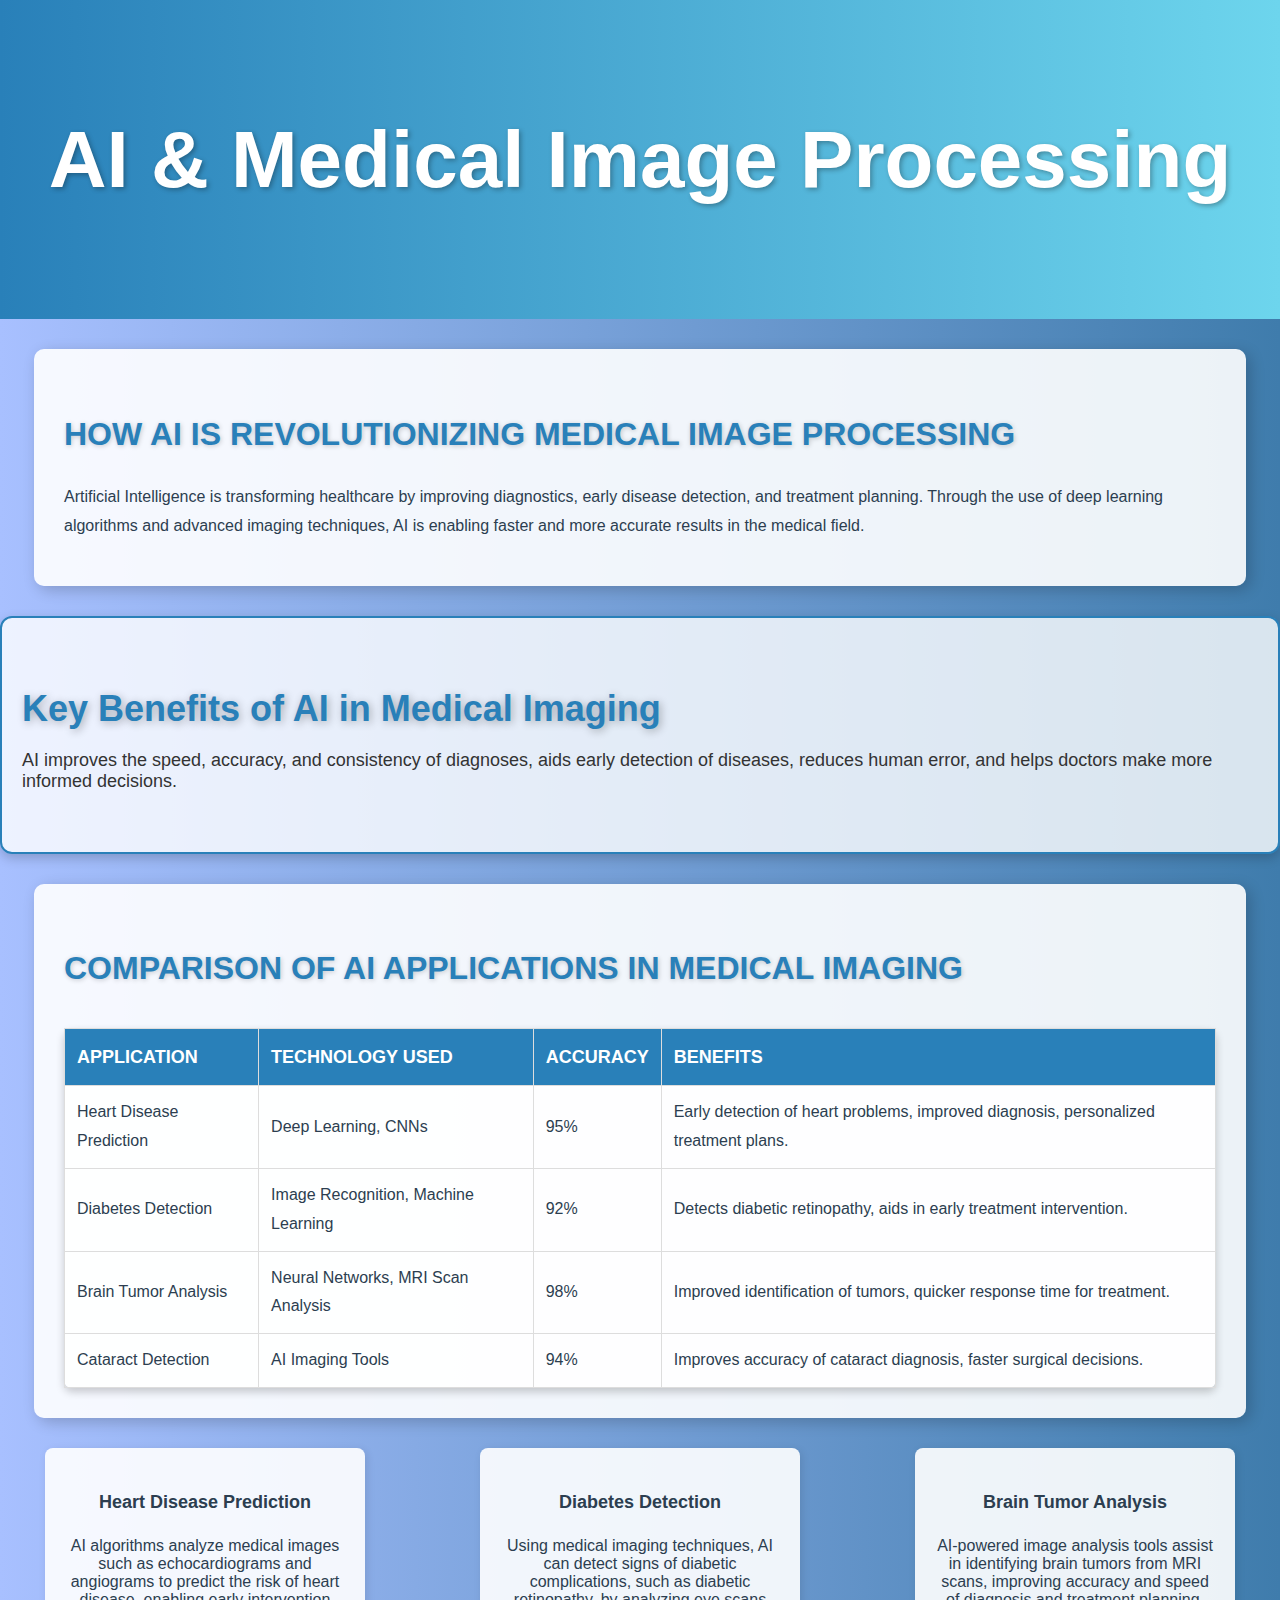
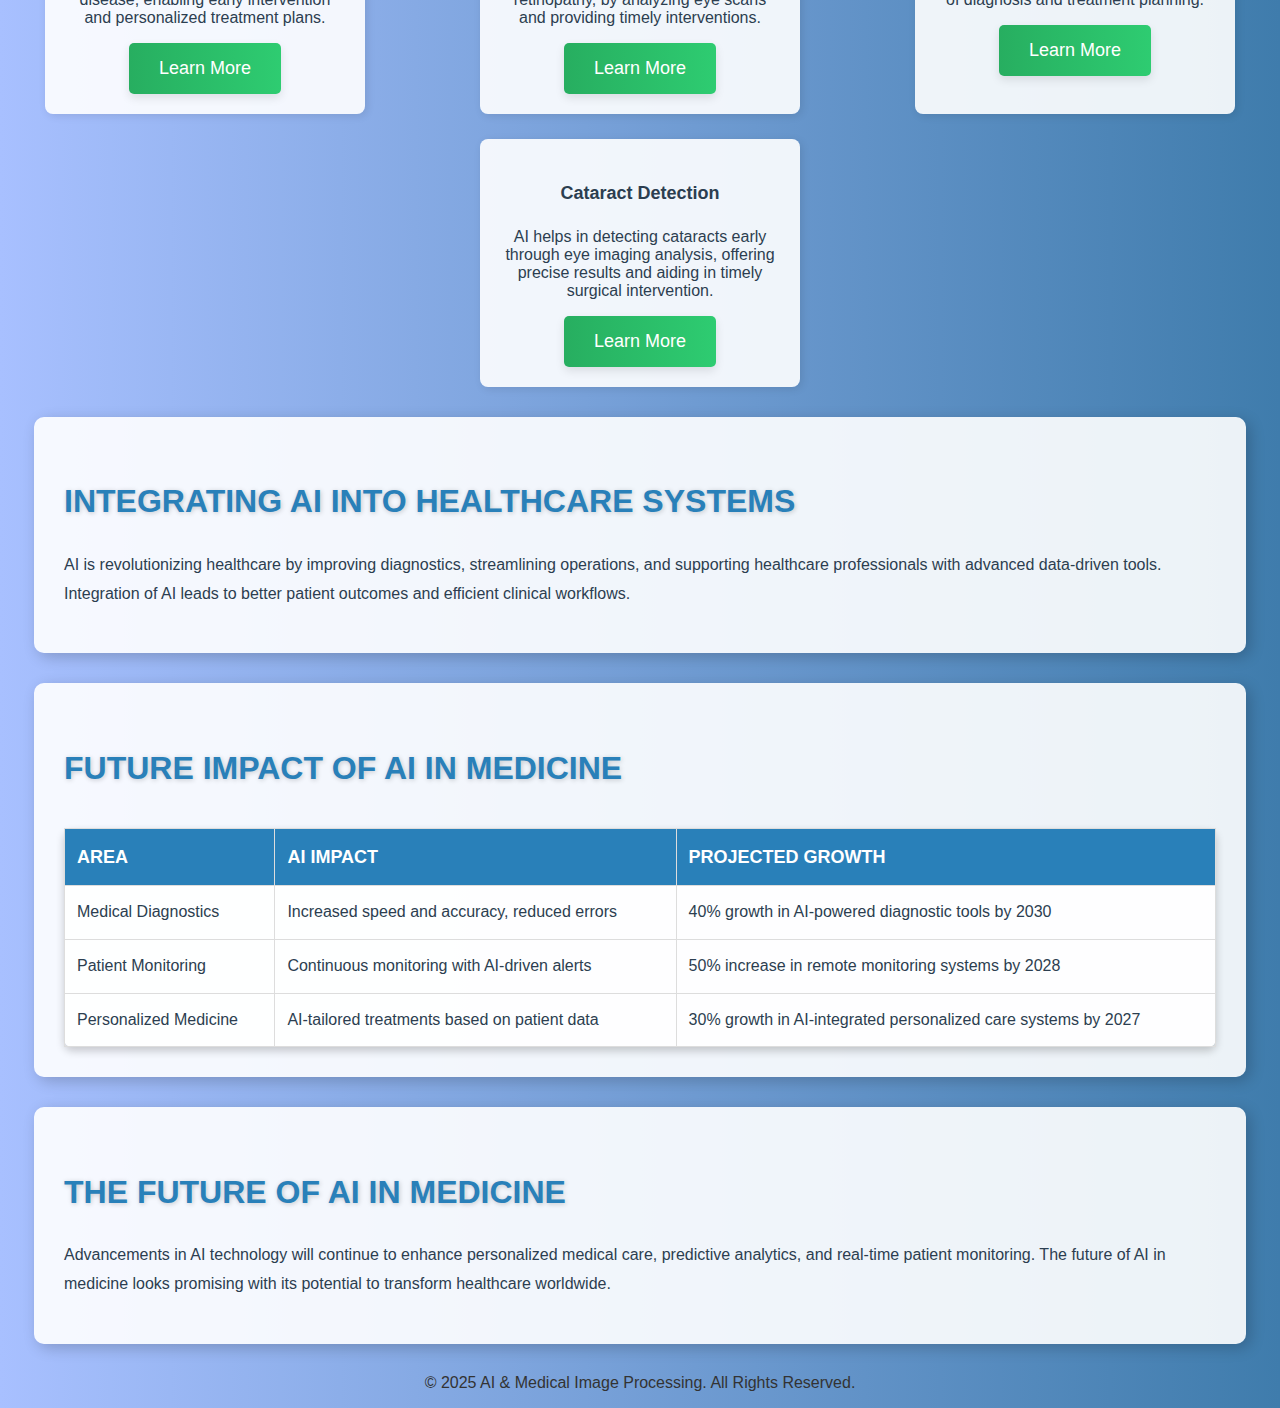
<file: index.html>
<!DOCTYPE html>
<html lang="en">
<head>
    <meta charset="UTF-8">
    <meta name="viewport" content="width=device-width, initial-scale=1.0">
    <title>AI & Medical Image Processing</title>
    <link rel="stylesheet" href="styles.css">
    <style>
        /* Include the CSS you provided */
        /* Added extra style for image centering */
        .image-container {
            width: 100%;
            display: flex;
            justify-content: center;
            align-items: center;
            margin-top: 30px;
        }

        .image-container img {
            max-width: 100%;
            height: auto;
            border-radius: 10px;
            box-shadow: 2px 2px 10px rgba(0, 0, 0, 0.2);
            margin: 10px;
        }

        .content-box, .highlight {
            text-align: left;
        }

        table {
            width: 100%;
            border-collapse: collapse;
            margin-top: 30px;
            background: rgba(255, 255, 255, 0.9);
            border-radius: 8px;
            box-shadow: 0px 4px 8px rgba(0, 0, 0, 0.2);
        }

        th, td {
            border: 1px solid #ddd;
            padding: 12px;
            text-align: left;
            font-size: 16px;
        }

        th {
            background-color: #2980b9;
            color: white;
            font-size: 18px;
            text-transform: uppercase;
        }

        td {
            font-size: 16px;
            color: #2c3e50;
        }
    </style>
</head>
<body>

    <header>
        <h1>AI & Medical Image Processing</h1>
    </header>

    <main>
        <!-- Introduction Section -->
        <section class="content-box">
            <h2>How AI is Revolutionizing Medical Image Processing</h2>
            <p>Artificial Intelligence is transforming healthcare by improving diagnostics, early disease detection, and treatment planning. Through the use of deep learning algorithms and advanced imaging techniques, AI is enabling faster and more accurate results in the medical field.</p>
        </section>

        <!-- Benefits of AI in Medical Image Processing -->
        <section class="highlight">
            <h2>Key Benefits of AI in Medical Imaging</h2>
            <p>AI improves the speed, accuracy, and consistency of diagnoses, aids early detection of diseases, reduces human error, and helps doctors make more informed decisions.</p>
        </section>

        <!-- Data Table Section: Comparing AI Applications in Medical Imaging -->
        <section class="content-box">
            <h2>Comparison of AI Applications in Medical Imaging</h2>
            <table>
                <thead>
                    <tr>
                        <th>Application</th>
                        <th>Technology Used</th>
                        <th>Accuracy</th>
                        <th>Benefits</th>
                    </tr>
                </thead>
                <tbody>
                    <tr>
                        <td>Heart Disease Prediction</td>
                        <td>Deep Learning, CNNs</td>
                        <td>95%</td>
                        <td>Early detection of heart problems, improved diagnosis, personalized treatment plans.</td>
                    </tr>
                    <tr>
                        <td>Diabetes Detection</td>
                        <td>Image Recognition, Machine Learning</td>
                        <td>92%</td>
                        <td>Detects diabetic retinopathy, aids in early treatment intervention.</td>
                    </tr>
                    <tr>
                        <td>Brain Tumor Analysis</td>
                        <td>Neural Networks, MRI Scan Analysis</td>
                        <td>98%</td>
                        <td>Improved identification of tumors, quicker response time for treatment.</td>
                    </tr>
                    <tr>
                        <td>Cataract Detection</td>
                        <td>AI Imaging Tools</td>
                        <td>94%</td>
                        <td>Improves accuracy of cataract diagnosis, faster surgical decisions.</td>
                    </tr>
                </tbody>
            </table>
        </section>

        <!-- Image Section -->

        <!-- Explore Topics Section with Cards -->
        <section class="card-container">
            <!-- Card 1: Heart Disease Prediction -->
            <div class="card">
                <h4>Heart Disease Prediction</h4>
                <p>AI algorithms analyze medical images such as echocardiograms and angiograms to predict the risk of heart disease, enabling early intervention and personalized treatment plans.</p>
                <a href="heart-disease.html" class="btn">Learn More</a>
            </div>

            <!-- Card 2: Diabetes Detection -->
            <div class="card">
                <h4>Diabetes Detection</h4>
                <p>Using medical imaging techniques, AI can detect signs of diabetic complications, such as diabetic retinopathy, by analyzing eye scans and providing timely interventions.</p>
                <a href="diabetes.html" class="btn">Learn More</a>
            </div>

            <!-- Card 3: Brain Tumor Analysis -->
            <div class="card">
                <h4>Brain Tumor Analysis</h4>
                <p>AI-powered image analysis tools assist in identifying brain tumors from MRI scans, improving accuracy and speed of diagnosis and treatment planning.</p>
                <a href="brain-tumor.html" class="btn">Learn More</a>
            </div>

            <!-- Card 4: Cataract Detection -->
            <div class="card">
                <h4>Cataract Detection</h4>
                <p>AI helps in detecting cataracts early through eye imaging analysis, offering precise results and aiding in timely surgical intervention.</p>
                <a href="cataract.html" class="btn">Learn More</a>
            </div>
        </section>

        <!-- AI Integration in Healthcare -->
        <section class="content-box">
            <h2>Integrating AI into Healthcare Systems</h2>
            <p>AI is revolutionizing healthcare by improving diagnostics, streamlining operations, and supporting healthcare professionals with advanced data-driven tools. Integration of AI leads to better patient outcomes and efficient clinical workflows.</p>
        </section>

        <!-- Data Table Section: Future Impact of AI in Medicine -->
        <section class="content-box">
            <h2>Future Impact of AI in Medicine</h2>
            <table>
                <thead>
                    <tr>
                        <th>Area</th>
                        <th>AI Impact</th>
                        <th>Projected Growth</th>
                    </tr>
                </thead>
                <tbody>
                    <tr>
                        <td>Medical Diagnostics</td>
                        <td>Increased speed and accuracy, reduced errors</td>
                        <td>40% growth in AI-powered diagnostic tools by 2030</td>
                    </tr>
                    <tr>
                        <td>Patient Monitoring</td>
                        <td>Continuous monitoring with AI-driven alerts</td>
                        <td>50% increase in remote monitoring systems by 2028</td>
                    </tr>
                    <tr>
                        <td>Personalized Medicine</td>
                        <td>AI-tailored treatments based on patient data</td>
                        <td>30% growth in AI-integrated personalized care systems by 2027</td>
                    </tr>
                </tbody>
            </table>
        </section>

        <!-- Future of AI in Medicine -->
        <section class="content-box">
            <h2>The Future of AI in Medicine</h2>
            <p>Advancements in AI technology will continue to enhance personalized medical care, predictive analytics, and real-time patient monitoring. The future of AI in medicine looks promising with its potential to transform healthcare worldwide.</p>
        </section>

    </main>

    <footer>
        <p>© 2025 AI & Medical Image Processing. All Rights Reserved.</p>
    </footer>

</body>
</html>
</file>
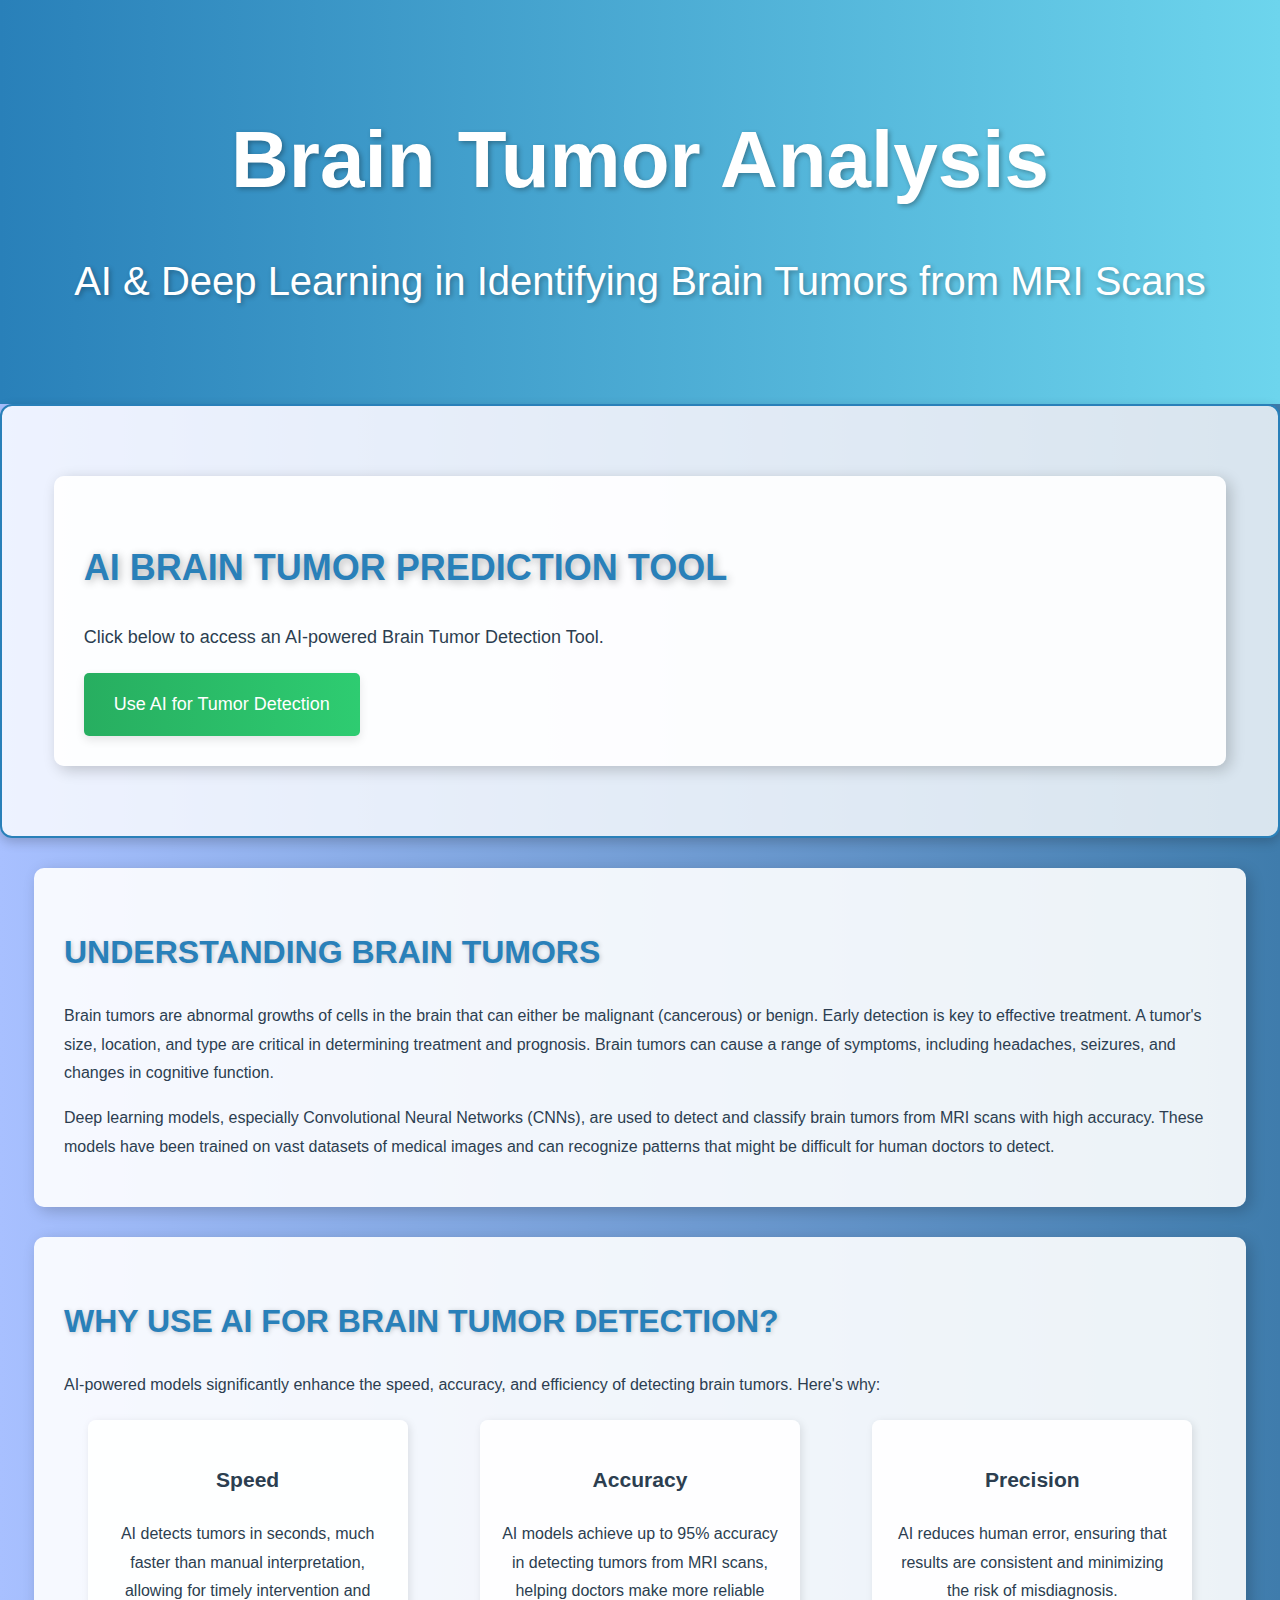
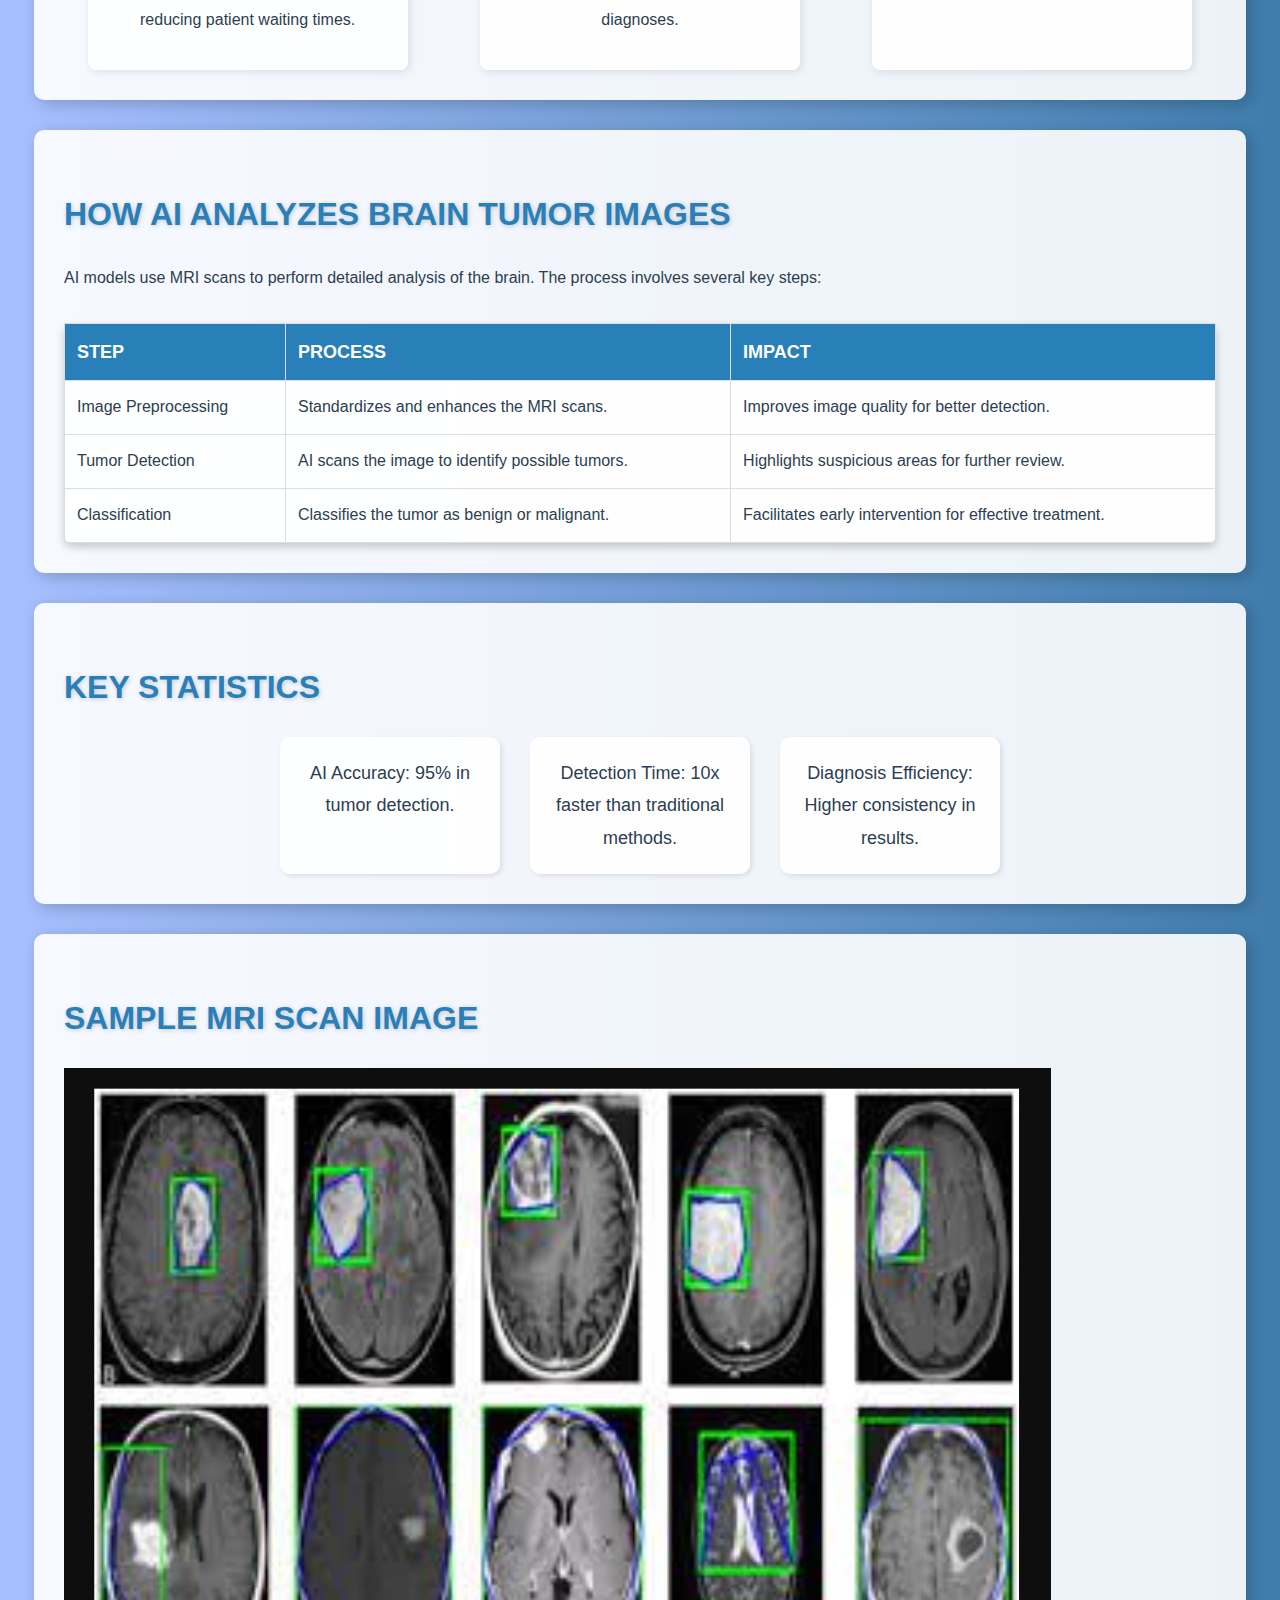
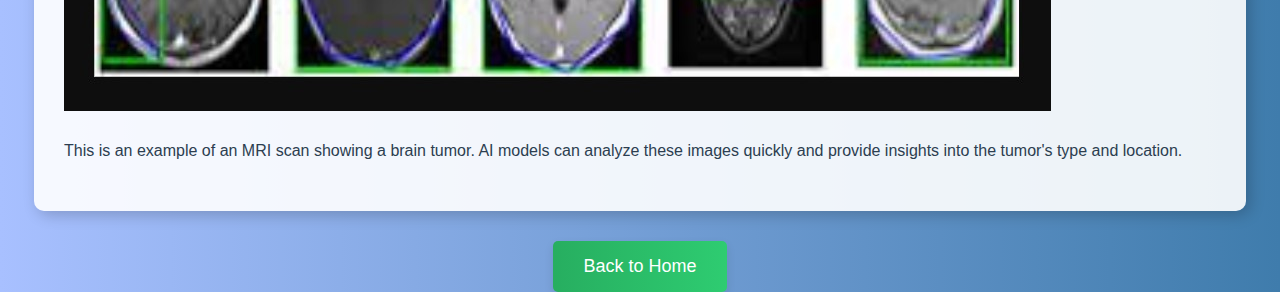
<file: brain-tumor.html>
<!DOCTYPE html>
<html lang="en">
<head>
    <meta charset="UTF-8">
    <meta name="viewport" content="width=device-width, initial-scale=1.0">
    <title>Brain Tumor Analysis</title>
    <link rel="stylesheet" href="styles.css">
</head>
<body>
    <!-- Header Section -->
    <header>
        <h1>Brain Tumor Analysis</h1>
        <p>AI & Deep Learning in Identifying Brain Tumors from MRI Scans</p>
    </header>

    <main>

        <!-- AI Prediction Tool -->
        <section class="prediction-tool highlight">
            <div class="content-box">
                <h2>AI Brain Tumor Prediction Tool</h2>
                <p>Click below to access an AI-powered Brain Tumor Detection Tool.</p>
                <a href="https://multsakdnasdk-dzzugapbo2qgmu6eba6kkr.streamlit.app/" target="_blank" class="btn">Use AI for Tumor Detection</a>
            </div>
        </section>

        <!-- Introduction Section -->
        <section class="intro">
            <div class="content-box">
                <h2>Understanding Brain Tumors</h2>
                <p>Brain tumors are abnormal growths of cells in the brain that can either be malignant (cancerous) or benign. Early detection is key to effective treatment. A tumor's size, location, and type are critical in determining treatment and prognosis. Brain tumors can cause a range of symptoms, including headaches, seizures, and changes in cognitive function.</p>
                <p>Deep learning models, especially Convolutional Neural Networks (CNNs), are used to detect and classify brain tumors from MRI scans with high accuracy. These models have been trained on vast datasets of medical images and can recognize patterns that might be difficult for human doctors to detect.</p>
            </div>
        </section>

        <!-- AI Explanation Section -->
        <section class="why-ai">
            <div class="content-box">
                <h2>Why Use AI for Brain Tumor Detection?</h2>
                <p>AI-powered models significantly enhance the speed, accuracy, and efficiency of detecting brain tumors. Here's why:</p>
                <div class="card-container">
                    <div class="card">
                        <h3>Speed</h3>
                        <p>AI detects tumors in seconds, much faster than manual interpretation, allowing for timely intervention and reducing patient waiting times.</p>
                    </div>
                    <div class="card">
                        <h3>Accuracy</h3>
                        <p>AI models achieve up to 95% accuracy in detecting tumors from MRI scans, helping doctors make more reliable diagnoses.</p>
                    </div>
                    <div class="card">
                        <h3>Precision</h3>
                        <p>AI reduces human error, ensuring that results are consistent and minimizing the risk of misdiagnosis.</p>
                    </div>
                </div>
            </div>
        </section>

        <!-- How AI Works Section -->
        <section class="how-ai-works">
            <div class="content-box">
                <h2>How AI Analyzes Brain Tumor Images</h2>
                <p>AI models use MRI scans to perform detailed analysis of the brain. The process involves several key steps:</p>
                <table>
                    <tr>
                        <th>Step</th>
                        <th>Process</th>
                        <th>Impact</th>
                    </tr>
                    <tr>
                        <td>Image Preprocessing</td>
                        <td>Standardizes and enhances the MRI scans.</td>
                        <td>Improves image quality for better detection.</td>
                    </tr>
                    <tr>
                        <td>Tumor Detection</td>
                        <td>AI scans the image to identify possible tumors.</td>
                        <td>Highlights suspicious areas for further review.</td>
                    </tr>
                    <tr>
                        <td>Classification</td>
                        <td>Classifies the tumor as benign or malignant.</td>
                        <td>Facilitates early intervention for effective treatment.</td>
                    </tr>
                </table>
            </div>
        </section>

        <!-- Key Statistics -->
        <section class="stats">
            <div class="content-box">
                <h2>Key Statistics</h2>
                <div class="stat-grid">
                    <div class="stat-card">AI Accuracy: 95% in tumor detection.</div>
                    <div class="stat-card">Detection Time: 10x faster than traditional methods.</div>
                    <div class="stat-card">Diagnosis Efficiency: Higher consistency in results.</div>
                </div>
            </div>
        </section>

        <!-- Image Section (Added space for an image) -->
        <section class="image-section">
            <div class="content-box">
                <h2>Sample MRI Scan Image</h2>
                <img src="brain.jpg" alt="MRI Scan" class="centered-image">
                <p>This is an example of an MRI scan showing a brain tumor. AI models can analyze these images quickly and provide insights into the tumor's type and location.</p>
            </div>
        </section>

        <!-- Back to Home -->
        <a href="index.html" class="btn">Back to Home</a>

    </main>

</body>
</html>
</file>
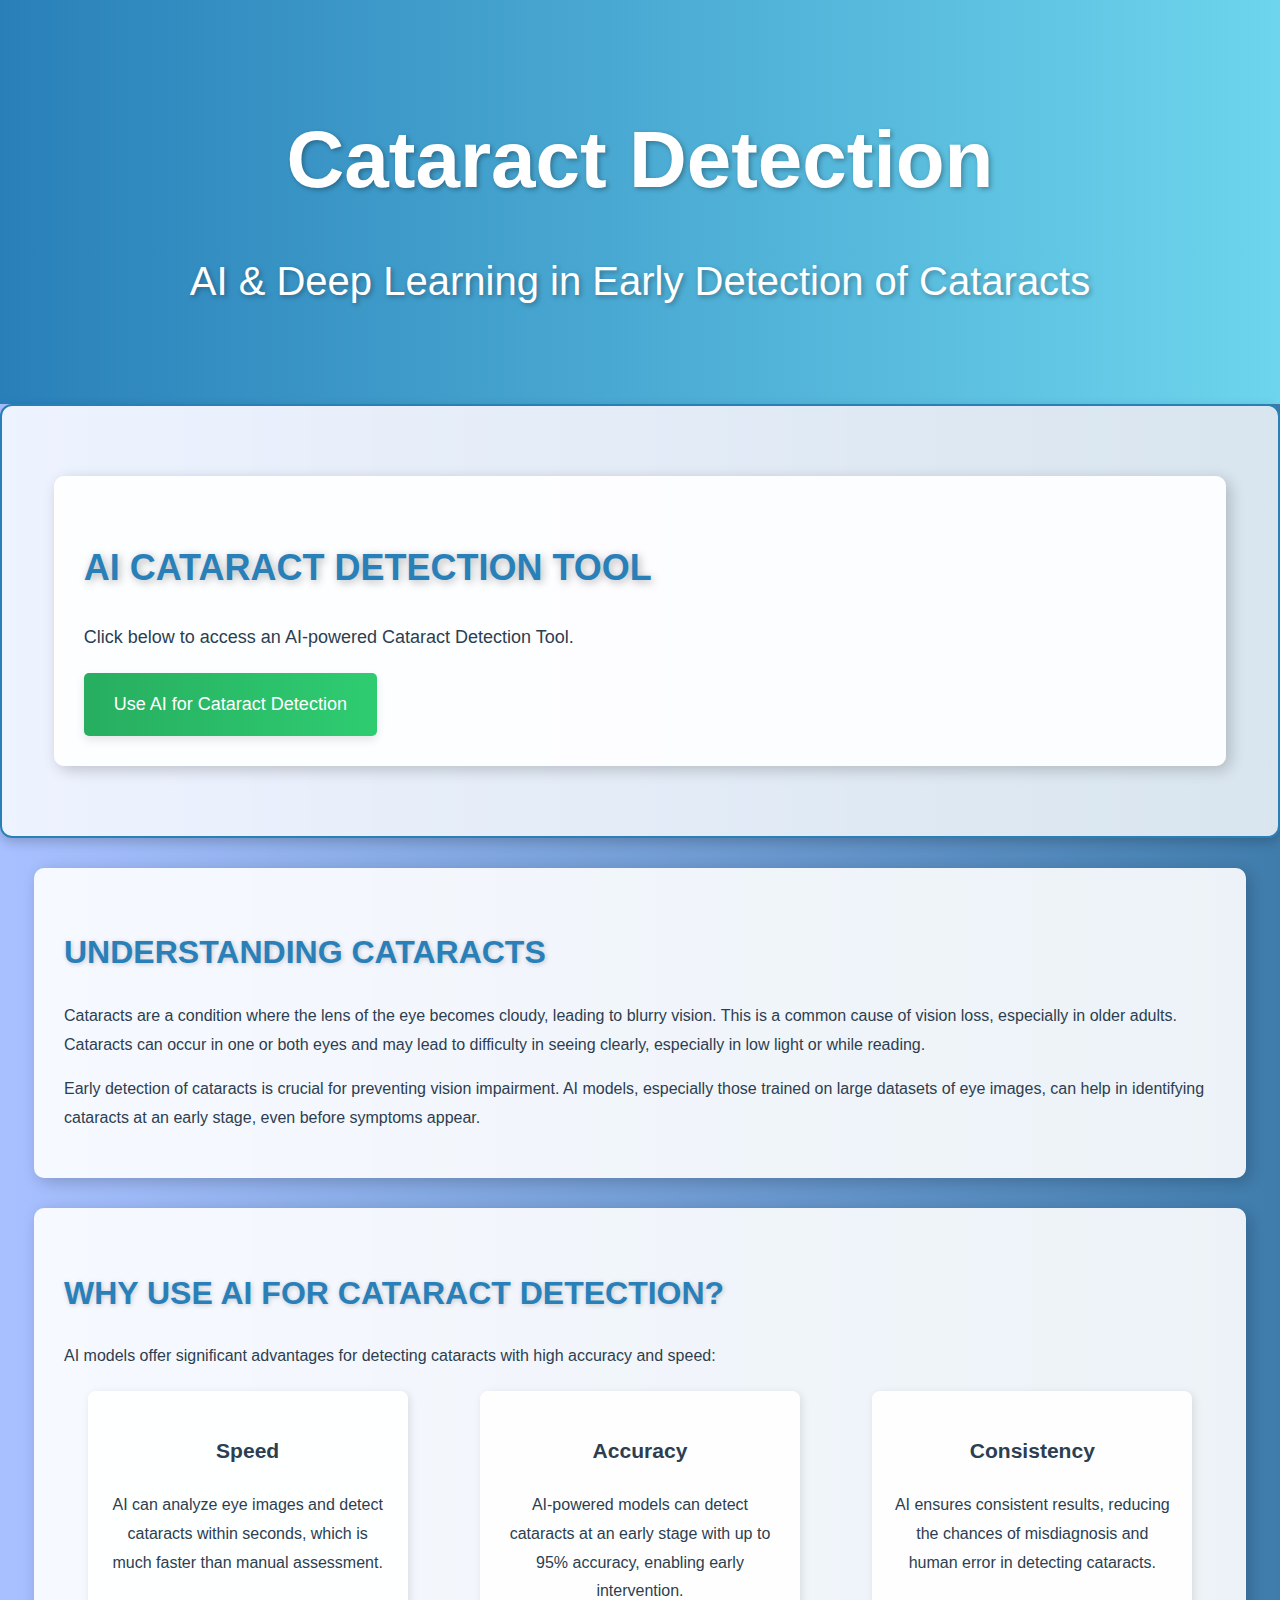
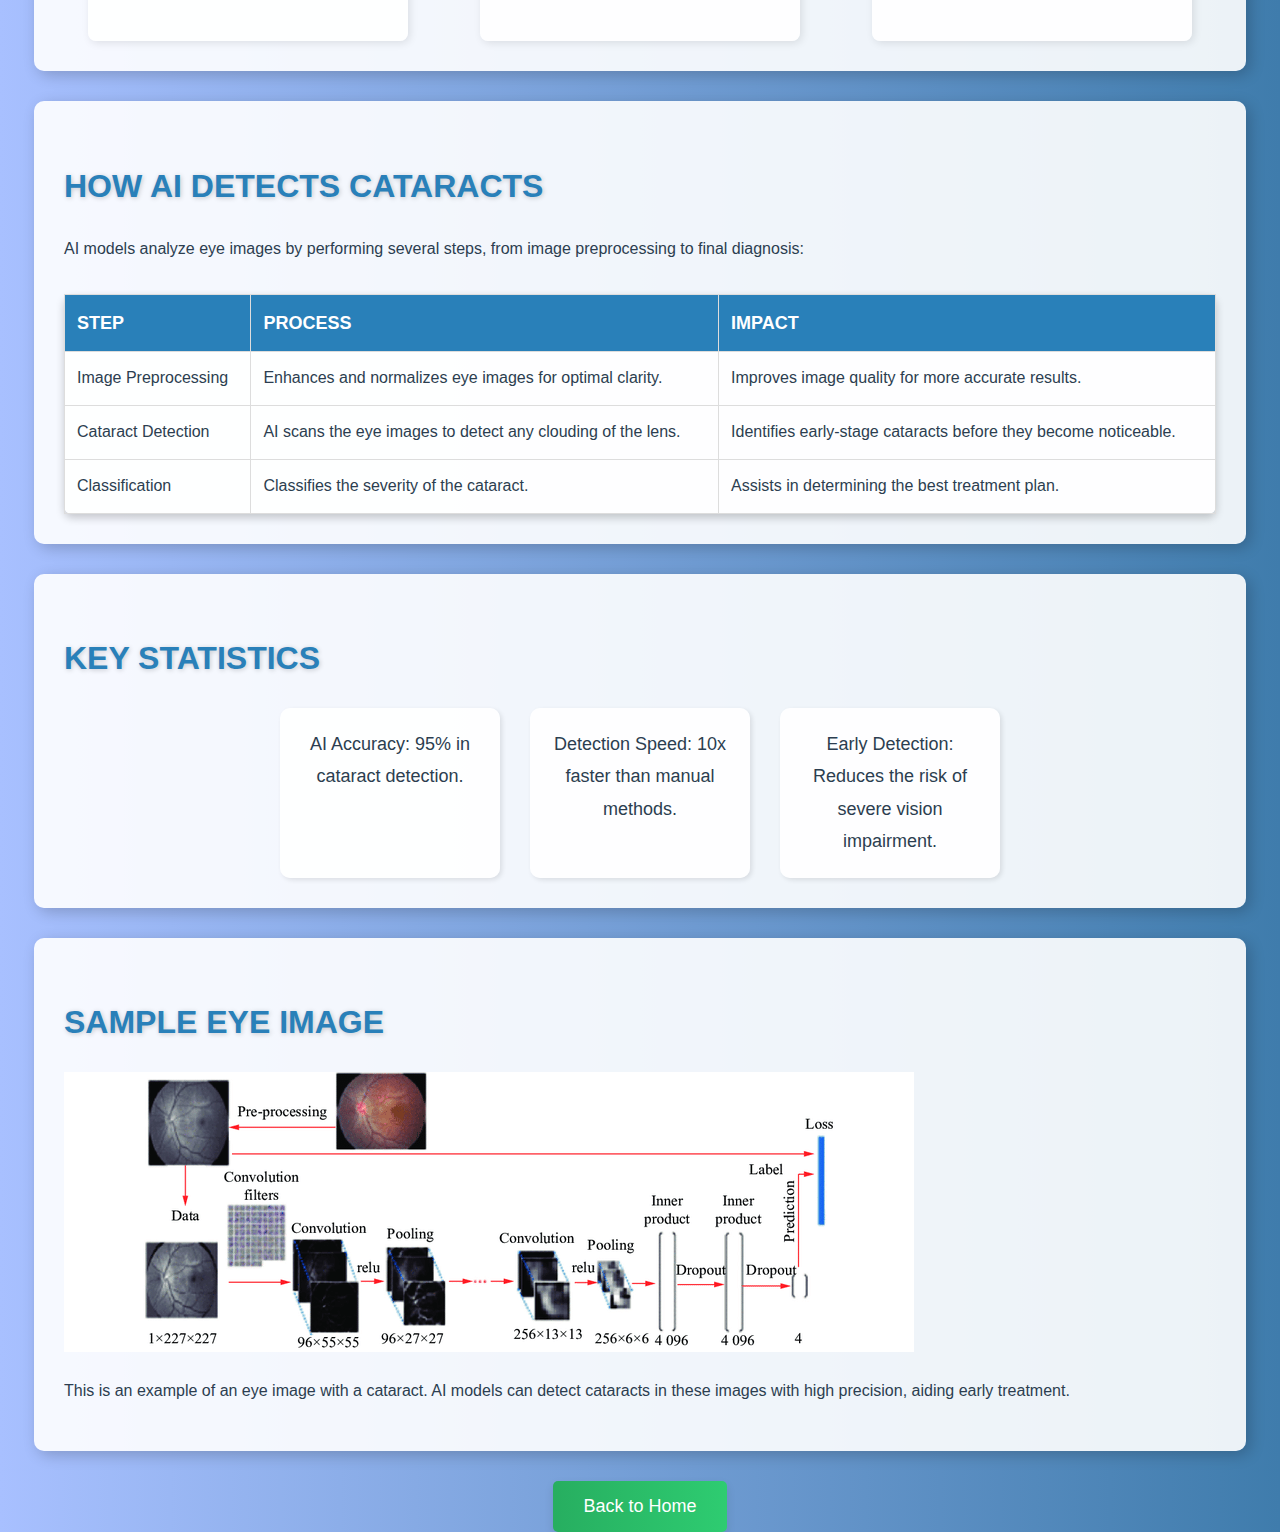
<file: cataract.html>
<!DOCTYPE html>
<html lang="en">
<head>
    <meta charset="UTF-8">
    <meta name="viewport" content="width=device-width, initial-scale=1.0">
    <title>Cataract Detection</title>
    <link rel="stylesheet" href="styles.css">
</head>
<body>
    <!-- Header Section -->
    <header>
        <h1>Cataract Detection</h1>
        <p>AI & Deep Learning in Early Detection of Cataracts</p>
    </header>

    <main>

        <!-- AI Prediction Tool -->
        <section class="prediction-tool highlight">
            <div class="content-box">
                <h2>AI Cataract Detection Tool</h2>
                <p>Click below to access an AI-powered Cataract Detection Tool.</p>
                <a href="https://multsakdnasdk-dzzugapbo2qgmu6eba6kkr.streamlit.app/" target="_blank" class="btn">Use AI for Cataract Detection</a>
            </div>
        </section>

        <!-- Introduction Section -->
        <section class="intro">
            <div class="content-box">
                <h2>Understanding Cataracts</h2>
                <p>Cataracts are a condition where the lens of the eye becomes cloudy, leading to blurry vision. This is a common cause of vision loss, especially in older adults. Cataracts can occur in one or both eyes and may lead to difficulty in seeing clearly, especially in low light or while reading.</p>
                <p>Early detection of cataracts is crucial for preventing vision impairment. AI models, especially those trained on large datasets of eye images, can help in identifying cataracts at an early stage, even before symptoms appear.</p>
            </div>
        </section>

        <!-- Why AI Section -->
        <section class="why-ai">
            <div class="content-box">
                <h2>Why Use AI for Cataract Detection?</h2>
                <p>AI models offer significant advantages for detecting cataracts with high accuracy and speed:</p>
                <div class="card-container">
                    <div class="card">
                        <h3>Speed</h3>
                        <p>AI can analyze eye images and detect cataracts within seconds, which is much faster than manual assessment.</p>
                    </div>
                    <div class="card">
                        <h3>Accuracy</h3>
                        <p>AI-powered models can detect cataracts at an early stage with up to 95% accuracy, enabling early intervention.</p>
                    </div>
                    <div class="card">
                        <h3>Consistency</h3>
                        <p>AI ensures consistent results, reducing the chances of misdiagnosis and human error in detecting cataracts.</p>
                    </div>
                </div>
            </div>
        </section>

        <!-- How AI Works Section -->
        <section class="how-ai-works">
            <div class="content-box">
                <h2>How AI Detects Cataracts</h2>
                <p>AI models analyze eye images by performing several steps, from image preprocessing to final diagnosis:</p>
                <table>
                    <tr>
                        <th>Step</th>
                        <th>Process</th>
                        <th>Impact</th>
                    </tr>
                    <tr>
                        <td>Image Preprocessing</td>
                        <td>Enhances and normalizes eye images for optimal clarity.</td>
                        <td>Improves image quality for more accurate results.</td>
                    </tr>
                    <tr>
                        <td>Cataract Detection</td>
                        <td>AI scans the eye images to detect any clouding of the lens.</td>
                        <td>Identifies early-stage cataracts before they become noticeable.</td>
                    </tr>
                    <tr>
                        <td>Classification</td>
                        <td>Classifies the severity of the cataract.</td>
                        <td>Assists in determining the best treatment plan.</td>
                    </tr>
                </table>
            </div>
        </section>

        <!-- Key Statistics -->
        <section class="stats">
            <div class="content-box">
                <h2>Key Statistics</h2>
                <div class="stat-grid">
                    <div class="stat-card">AI Accuracy: 95% in cataract detection.</div>
                    <div class="stat-card">Detection Speed: 10x faster than manual methods.</div>
                    <div class="stat-card">Early Detection: Reduces the risk of severe vision impairment.</div>
                </div>
            </div>
        </section>

        <!-- Image Section (Added space for an image) -->
        <section class="image-section">
            <div class="content-box">
                <h2>Sample Eye Image</h2>
                <img src="eye.jpg" alt="Cataract Eye" class="centered-image">
                <p>This is an example of an eye image with a cataract. AI models can detect cataracts in these images with high precision, aiding early treatment.</p>
            </div>
        </section>

        <!-- Back to Home -->
        <a href="index.html" class="btn">Back to Home</a>

    </main>

</body>
</html>
</file>
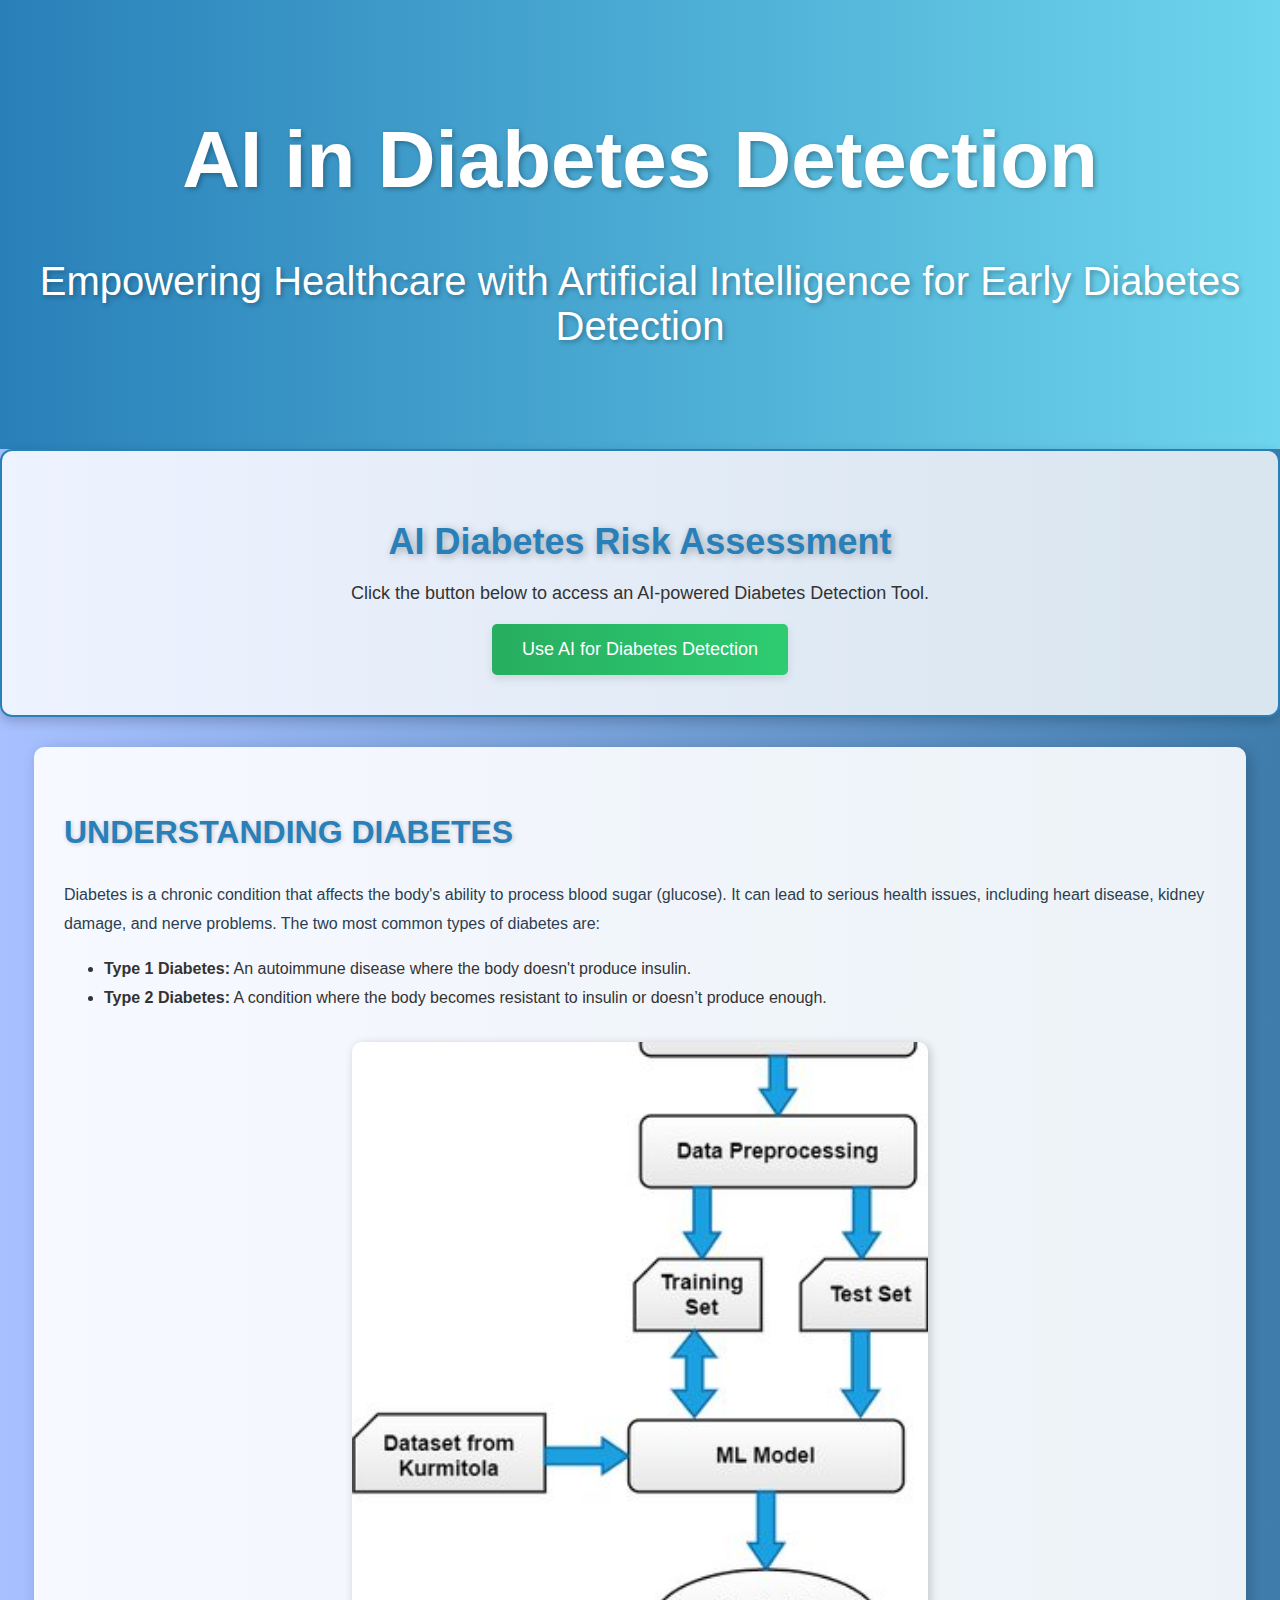
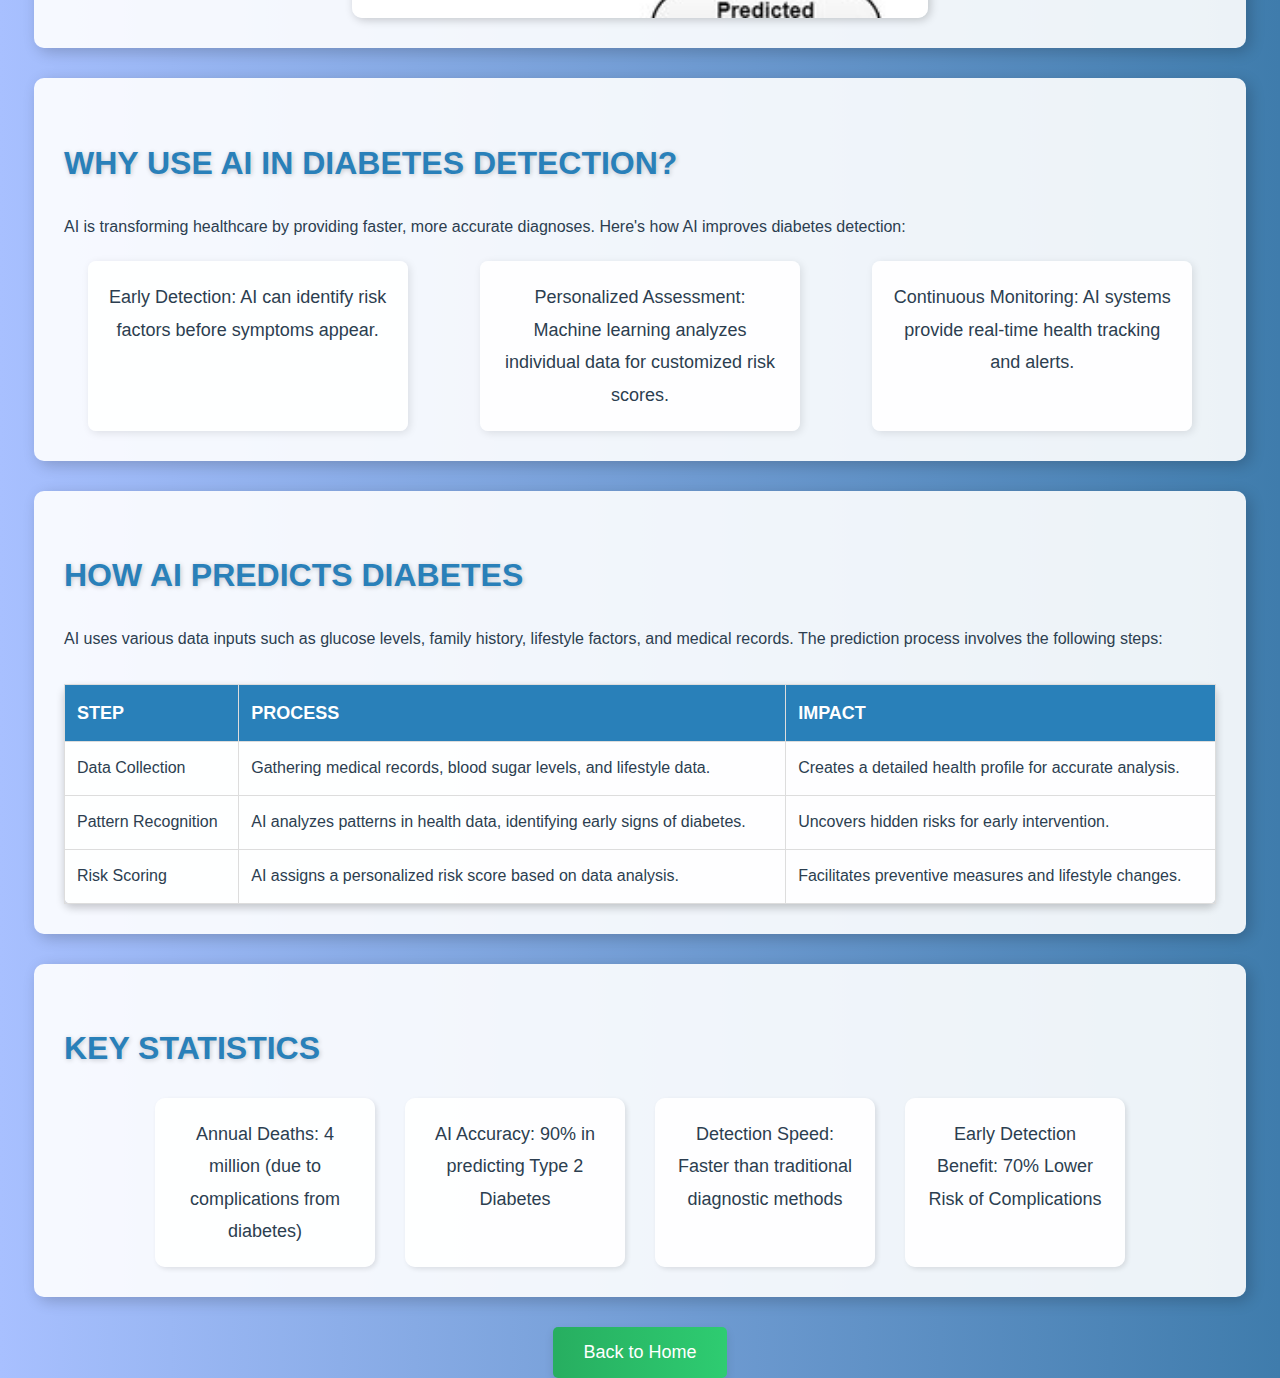
<file: diabetes.html>
<!DOCTYPE html>
<html lang="en">
<head>
    <meta charset="UTF-8">
    <meta name="viewport" content="width=device-width, initial-scale=1.0">
    <title>AI-Powered Diabetes Detection</title>
    <link rel="stylesheet" href="styles.css">
</head>
<body>

    <!-- Header Section -->
    <header>
        <div class="header-content">
            <h1>AI in Diabetes Detection</h1>
            <p>Empowering Healthcare with Artificial Intelligence for Early Diabetes Detection</p>
        </div>
    </header>

    <main>

        <!-- AI Diabetes Risk Assessment -->
        <section class="highlight">
            <h2>AI Diabetes Risk Assessment</h2>
            <p>Click the button below to access an AI-powered Diabetes Detection Tool.</p>
            <a href="https://multsakdnasdk-dzzugapbo2qgmu6eba6kkr.streamlit.app/" target="_blank" class="btn">Use AI for Diabetes Detection</a>
        </section>

        <!-- Introduction Section -->
        <section class="intro">
            <div class="content-box">
                <h2>Understanding Diabetes</h2>
                <p>Diabetes is a chronic condition that affects the body's ability to process blood sugar (glucose). It can lead to serious health issues, including heart disease, kidney damage, and nerve problems. The two most common types of diabetes are:</p>
                <ul>
                    <li><strong>Type 1 Diabetes:</strong> An autoimmune disease where the body doesn't produce insulin.</li>
                    <li><strong>Type 2 Diabetes:</strong> A condition where the body becomes resistant to insulin or doesn’t produce enough.</li>
                </ul>
                <div class="image-container">
                    <img src="di.jpg" alt="Diabetes Illustration" class="small-image">
                </div>
            </div>
        </section>

        <!-- Why AI Section -->
        <section class="why-ai">
            <div class="content-box">
                <h2>Why Use AI in Diabetes Detection?</h2>
                <p>AI is transforming healthcare by providing faster, more accurate diagnoses. Here's how AI improves diabetes detection:</p>
                <div class="card-container">
                    <div class="card">Early Detection: AI can identify risk factors before symptoms appear.</div>
                    <div class="card">Personalized Assessment: Machine learning analyzes individual data for customized risk scores.</div>
                    <div class="card">Continuous Monitoring: AI systems provide real-time health tracking and alerts.</div>
                </div>
            </div>
        </section>

        <!-- How AI Works -->
        <section class="how-ai-works">
            <div class="content-box">
                <h2>How AI Predicts Diabetes</h2>
                <p>AI uses various data inputs such as glucose levels, family history, lifestyle factors, and medical records. The prediction process involves the following steps:</p>
                <table>
                    <tr>
                        <th>Step</th>
                        <th>Process</th>
                        <th>Impact</th>
                    </tr>
                    <tr>
                        <td>Data Collection</td>
                        <td>Gathering medical records, blood sugar levels, and lifestyle data.</td>
                        <td>Creates a detailed health profile for accurate analysis.</td>
                    </tr>
                    <tr>
                        <td>Pattern Recognition</td>
                        <td>AI analyzes patterns in health data, identifying early signs of diabetes.</td>
                        <td>Uncovers hidden risks for early intervention.</td>
                    </tr>
                    <tr>
                        <td>Risk Scoring</td>
                        <td>AI assigns a personalized risk score based on data analysis.</td>
                        <td>Facilitates preventive measures and lifestyle changes.</td>
                    </tr>
                </table>
            </div>
        </section>

        <!-- Key Statistics -->
        <section class="stats">
            <div class="content-box">
                <h2>Key Statistics</h2>
                <div class="stat-grid">
                    <div class="stat-card">Annual Deaths: 4 million (due to complications from diabetes)</div>
                    <div class="stat-card">AI Accuracy: 90% in predicting Type 2 Diabetes</div>
                    <div class="stat-card">Detection Speed: Faster than traditional diagnostic methods</div>
                    <div class="stat-card">Early Detection Benefit: 70% Lower Risk of Complications</div>
                </div>
            </div>
        </section>

        <!-- Back to Home -->
        <a href="index.html" class="btn">Back to Home</a>

    </main>

</body>
</html>
</file>
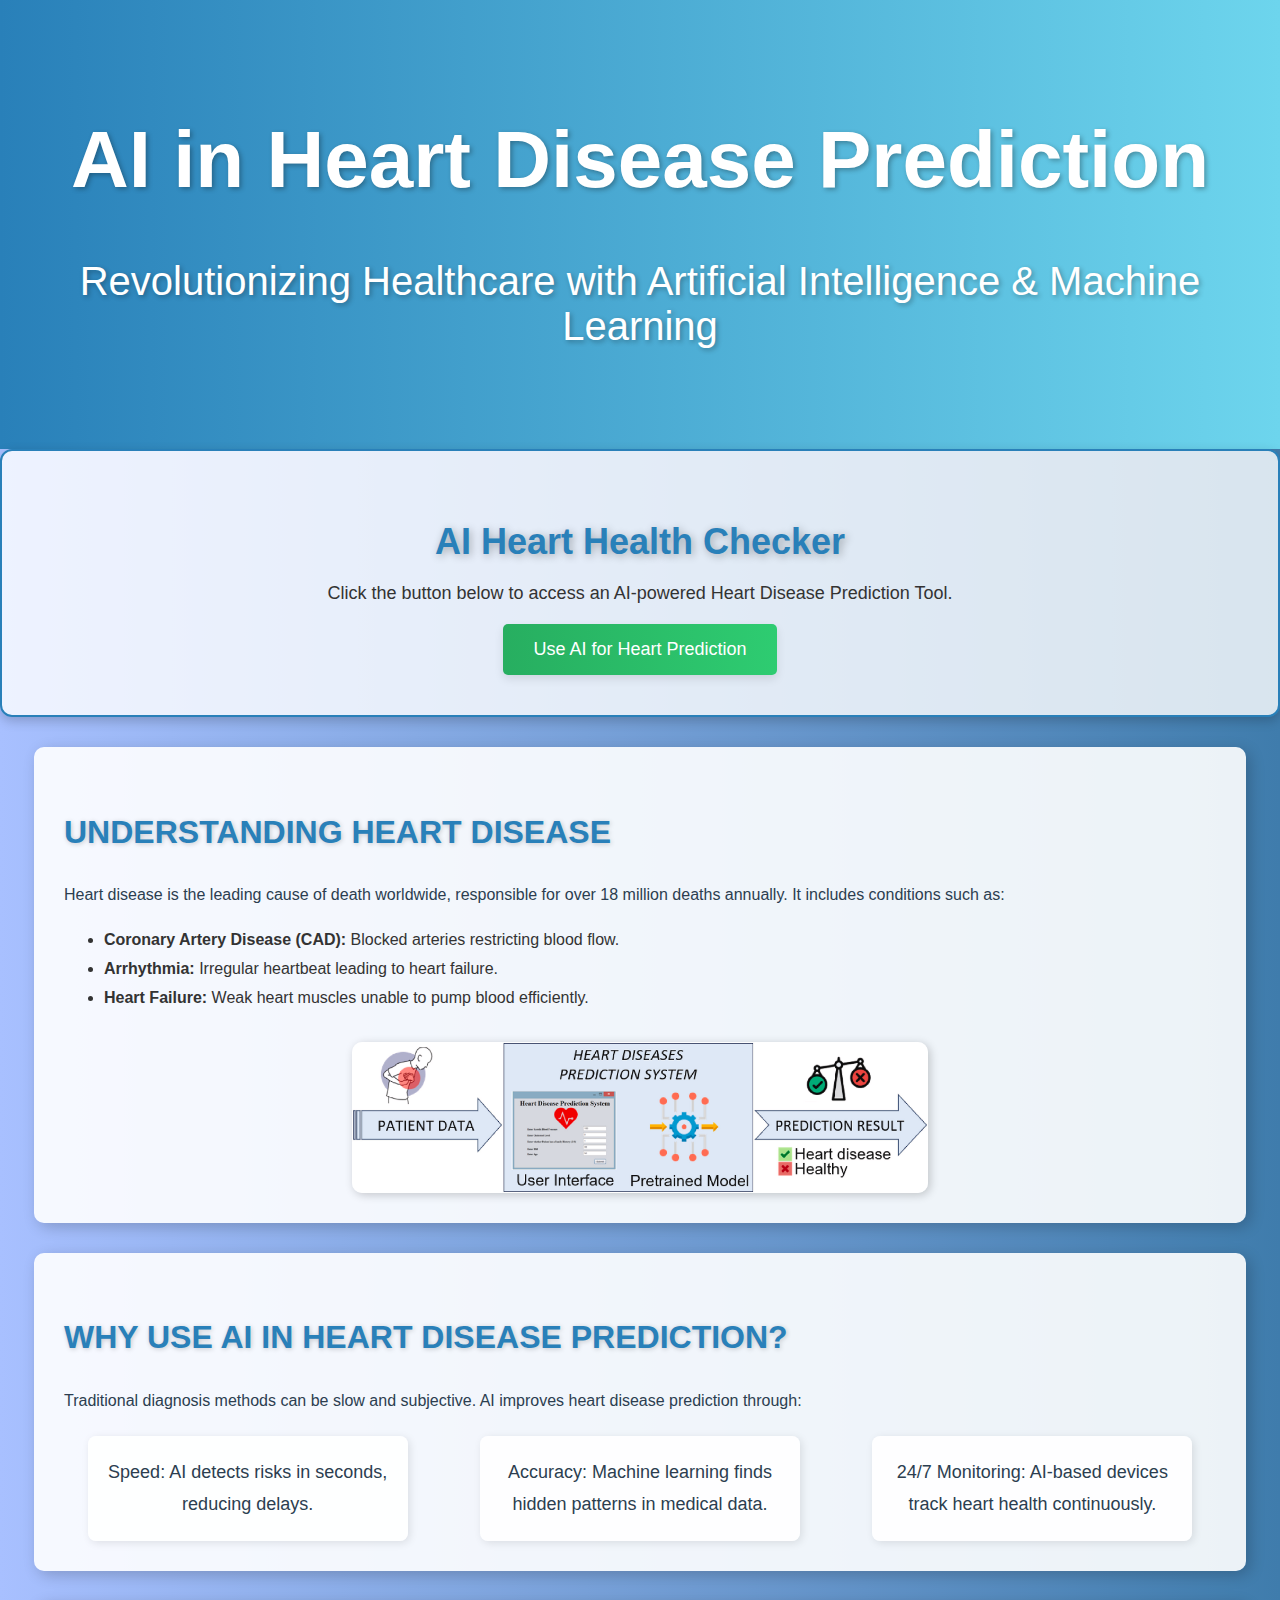
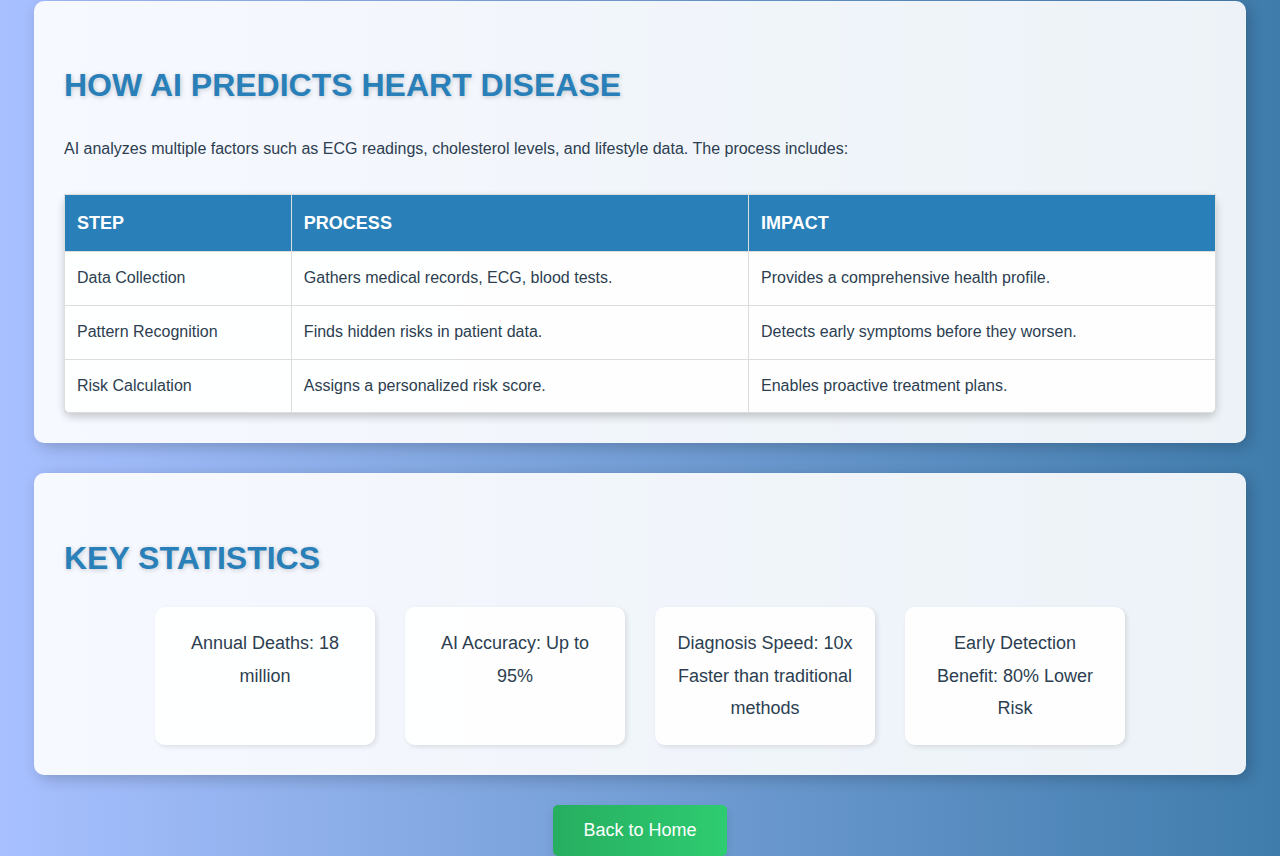
<file: heart-disease.html>
<!DOCTYPE html>
<html lang="en">
<head>
    <meta charset="UTF-8">
    <meta name="viewport" content="width=device-width, initial-scale=1.0">
    <title>AI-Powered Heart Disease Prediction</title>
    <link rel="stylesheet" href="styles.css">
</head>
<body>

    <!-- Header Section -->
    <header>
        <div class="header-content">
            <h1>AI in Heart Disease Prediction</h1>
            <p>Revolutionizing Healthcare with Artificial Intelligence & Machine Learning</p>
        </div>
    </header>

    <main>

        <!-- AI Heart Health Checker -->
        <section class="highlight">
            <h2>AI Heart Health Checker</h2>
            <p>Click the button below to access an AI-powered Heart Disease Prediction Tool.</p>
            <a href="https://multsakdnasdk-dzzugapbo2qgmu6eba6kkr.streamlit.app/" target="_blank" class="btn">Use AI for Heart Prediction</a>
        </section>

        <!-- Introduction Section -->
        <section class="intro">
            <div class="content-box">
                <h2>Understanding Heart Disease</h2>
                <p>Heart disease is the leading cause of death worldwide, responsible for over 18 million deaths annually. It includes conditions such as:</p>
                <ul>
                    <li><strong>Coronary Artery Disease (CAD):</strong> Blocked arteries restricting blood flow.</li>
                    <li><strong>Arrhythmia:</strong> Irregular heartbeat leading to heart failure.</li>
                    <li><strong>Heart Failure:</strong> Weak heart muscles unable to pump blood efficiently.</li>
                </ul>
                <div class="image-container">
                    <img src="heart1.jpg" alt="Heart Disease Illustration" class="small-image">
                </div>
            </div>
        </section>

        <!-- Why AI Section -->
        <section class="why-ai">
            <div class="content-box">
                <h2>Why Use AI in Heart Disease Prediction?</h2>
                <p>Traditional diagnosis methods can be slow and subjective. AI improves heart disease prediction through:</p>
                <div class="card-container">
                    <div class="card">Speed: AI detects risks in seconds, reducing delays.</div>
                    <div class="card">Accuracy: Machine learning finds hidden patterns in medical data.</div>
                    <div class="card">24/7 Monitoring: AI-based devices track heart health continuously.</div>
                </div>
            </div>
        </section>

        <!-- How AI Works -->
        <section class="how-ai-works">
            <div class="content-box">
                <h2>How AI Predicts Heart Disease</h2>
                <p>AI analyzes multiple factors such as ECG readings, cholesterol levels, and lifestyle data. The process includes:</p>
                <table>
                    <tr>
                        <th>Step</th>
                        <th>Process</th>
                        <th>Impact</th>
                    </tr>
                    <tr>
                        <td>Data Collection</td>
                        <td>Gathers medical records, ECG, blood tests.</td>
                        <td>Provides a comprehensive health profile.</td>
                    </tr>
                    <tr>
                        <td>Pattern Recognition</td>
                        <td>Finds hidden risks in patient data.</td>
                        <td>Detects early symptoms before they worsen.</td>
                    </tr>
                    <tr>
                        <td>Risk Calculation</td>
                        <td>Assigns a personalized risk score.</td>
                        <td>Enables proactive treatment plans.</td>
                    </tr>
                </table>
            </div>
        </section>

        <!-- Key Statistics -->
        <section class="stats">
            <div class="content-box">
                <h2>Key Statistics</h2>
                <div class="stat-grid">
                    <div class="stat-card">Annual Deaths: 18 million</div>
                    <div class="stat-card">AI Accuracy: Up to 95%</div>
                    <div class="stat-card">Diagnosis Speed: 10x Faster than traditional methods</div>
                    <div class="stat-card">Early Detection Benefit: 80% Lower Risk</div>
                </div>
            </div>
        </section>

        <!-- Back to Home -->
        <a href="index.html" class="btn">Back to Home</a>

    </main>

</body>
</html>
</file>
<file: styles.css>
/* General Styles */
body {
    font-family: 'Arial', sans-serif;
    margin: 0;
    padding: 0;
    background: linear-gradient(to right, #a8c0ff, #3f7cac);
    color: #333;
    text-align: center;
}

/* Header */
header {
    background: linear-gradient(to right, #2980b9, #6dd5ed);
    color: white;
    padding: 60px 20px;
    font-size: 40px;
    text-align: center;
    text-shadow: 2px 2px 5px rgba(0, 0, 0, 0.3);
}

/* Boxed Section Styling */
.content-box {
    max-width: 90%;
    margin: 30px auto;
    padding: 30px;
    background: rgba(255, 255, 255, 0.9);
    border-radius: 10px;
    box-shadow: 4px 4px 15px rgba(0, 0, 0, 0.2);
    text-align: left;
    line-height: 1.8;
    transition: transform 0.3s ease-in-out;
}

.content-box:hover {
    transform: translateY(-10px);
}

.content-box h2 {
    font-size: 32px;
    margin-bottom: 20px;
    text-transform: uppercase;
    color: #2980b9;
    text-shadow: 1px 1px 5px rgba(0, 0, 0, 0.2);
}

.content-box p {
    font-size: 16px;
    margin-bottom: 15px;
    color: #2c3e50;
}

/* Highlighted Section */
.highlight {
    background: rgba(255, 255, 255, 0.8);
    border: 2px solid #2980b9;
    box-shadow: 0px 4px 12px rgba(0, 0, 0, 0.2);
    padding: 40px 20px;
    text-align: center;
    border-radius: 12px;
    transition: transform 0.3s ease-in-out;
}

.highlight:hover {
    transform: scale(1.05);
}

.highlight h2 {
    font-size: 36px;
    color: #2980b9;
    margin-bottom: 20px;
    text-shadow: 2px 2px 8px rgba(0, 0, 0, 0.3);
}

.highlight p {
    font-size: 18px;
    margin-bottom: 20px;
}

/* Buttons */
.btn {
    display: inline-block;
    padding: 15px 30px;
    background: linear-gradient(to right, #27ae60, #2ecc71);
    color: white;
    border-radius: 5px;
    text-decoration: none;
    font-size: 18px;
    box-shadow: 0px 4px 10px rgba(0, 0, 0, 0.1);
    transition: transform 0.3s ease-in-out;
}

.btn:hover {
    transform: scale(1.05);
}

/* Card Styling */
.card-container {
    display: flex;
    justify-content: space-around;
    flex-wrap: wrap;
    gap: 25px;
    margin-top: 20px;
}

.card {
    background: rgba(255, 255, 255, 0.9);
    padding: 20px;
    border-radius: 8px;
    box-shadow: 2px 2px 8px rgba(0, 0, 0, 0.1);
    width: 280px;
    text-align: center;
    font-size: 18px;
    color: #2c3e50;
    transition: transform 0.3s ease-in-out;
}

.card:hover {
    transform: translateY(-8px);
}

.card p {
    font-size: 16px;
}

/* Image Styling */
.image-container {
    width: 100%;
    display: flex;
    justify-content: center;
    margin-top: 30px;
}

.image-container img {
    width: 50%;
    height: auto;
    border-radius: 10px;
    box-shadow: 2px 2px 10px rgba(0, 0, 0, 0.2);
}

/* Table Styling */
table {
    width: 100%;
    border-collapse: collapse;
    margin-top: 30px;
    background: rgba(255, 255, 255, 0.9);
    border-radius: 8px;
    box-shadow: 0px 4px 8px rgba(0, 0, 0, 0.2);
}

th, td {
    border: 1px solid #ddd;
    padding: 12px;
    text-align: left;
    font-size: 16px;
}

th {
    background-color: #2980b9;
    color: white;
    font-size: 18px;
    text-transform: uppercase;
}

td {
    font-size: 16px;
    color: #2c3e50;
}

/* Statistics Grid */
.stat-grid {
    display: flex;
    justify-content: center;
    gap: 30px;
    margin-top: 20px;
    flex-wrap: wrap;
}

.stat-card {
    background: rgba(255, 255, 255, 0.9);
    padding: 20px;
    border-radius: 10px;
    width: 180px;
    text-align: center;
    box-shadow: 2px 2px 5px rgba(0, 0, 0, 0.1);
    font-size: 18px;
    color: #2c3e50;
    transition: transform 0.3s ease-in-out;
}

.stat-card:hover {
    transform: translateY(-6px);
}

.stat-card p {
    font-size: 16px;
}

/* Responsive Design */
@media (max-width: 768px) {
    .content-box {
        max-width: 95%;
        padding: 20px;
    }

    .card-container {
        flex-direction: column;
        align-items: center;
    }

    .card {
        width: 90%;
        margin-bottom: 20px;
    }

    .image-container {
        margin-top: 20px;
    }

    .image-container img {
        width: 100%;
        height: auto;
    }
}
</file>
